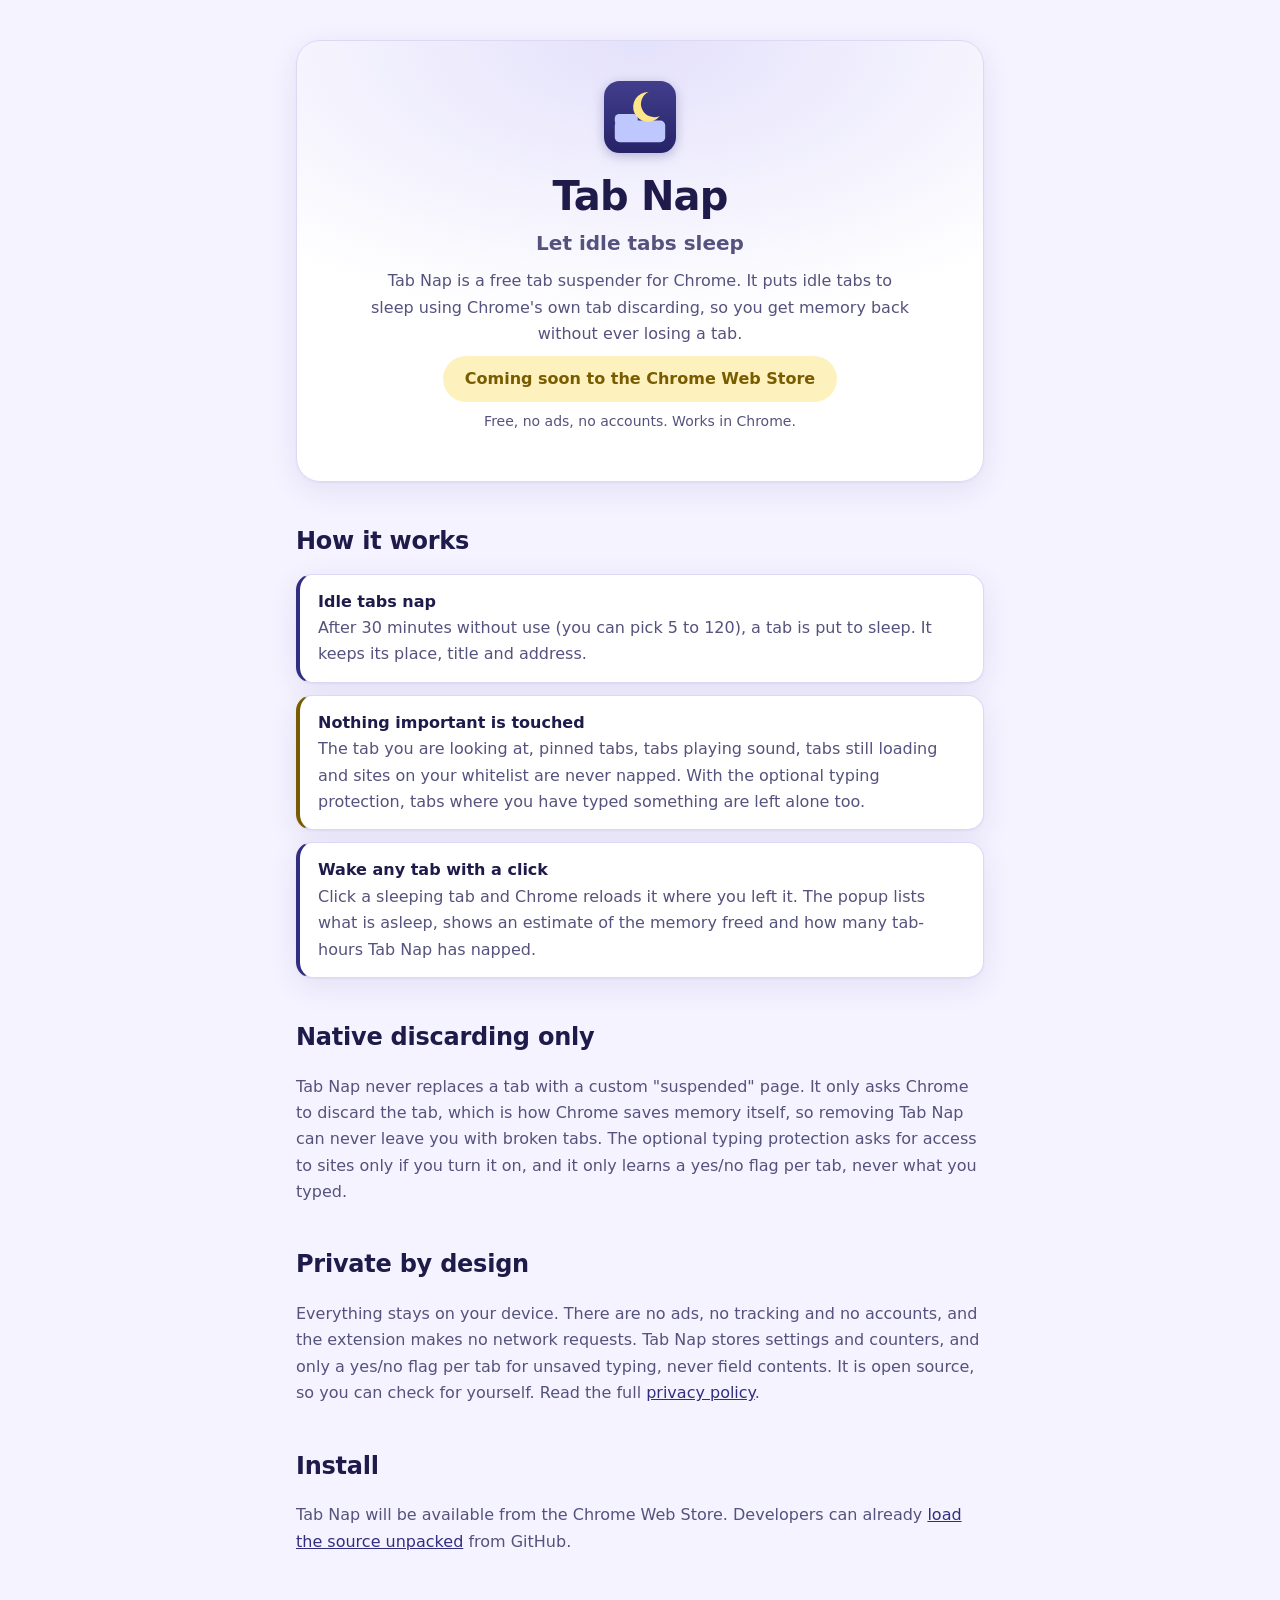
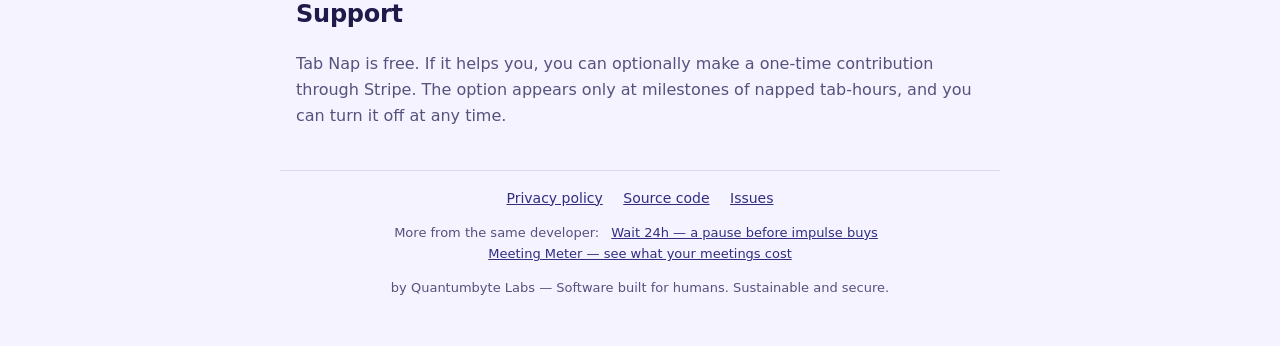
<file: docs/index.html>
<!doctype html>
<html lang="en">
<head>
<meta charset="utf-8">
<meta name="viewport" content="width=device-width, initial-scale=1">
<title>Tab Nap – Let idle tabs sleep</title>
<meta name="description" content="Tab Nap is a free Chrome extension that puts idle tabs to sleep with Chrome&#x27;s own tab discarding. It frees memory, never loses a tab and can skip tabs with unsaved typing. No ads, no tracking, no accounts.">
<link rel="canonical" href="https://overcrasher.github.io/tab-nap/">
<style>
:root{color-scheme:light dark;--bg:#F5F3FF;--surface:#FFFFFF;--line:#DDD8F5;--fg:#1E1B4B;--muted:#55527D;--accent:#312E81;--accent-soft:#E4E1FB;--second:#7A5C00;--second-soft:#FDF1BE;--btn-text:#fff;--shadow:0 1px 2px rgba(49,46,129,.06),0 8px 30px rgba(49,46,129,.09)}
@media(prefers-color-scheme:dark){:root{--bg:#14123A;--surface:#1C1A4A;--line:#33307A;--fg:#EEEDFF;--muted:#B0AEDB;--accent:#A5B4FC;--accent-soft:#272566;--second:#FDE68A;--second-soft:#3A3358;--btn-text:#1E1B4B;--shadow:0 1px 2px rgba(0,0,0,.3),0 8px 30px rgba(0,0,0,.3)}}
*{box-sizing:border-box}body{margin:0;background:var(--bg);color:var(--fg);font:16px/1.65 ui-rounded,"SF Pro Rounded",-apple-system,"Segoe UI Variable","Segoe UI",system-ui,sans-serif;-webkit-font-smoothing:antialiased}
a{color:var(--accent)}a:focus-visible{outline:2px solid var(--accent);outline-offset:2px}
.mark{filter:drop-shadow(0 3px 6px rgba(49,46,129,.3))}
main{max-width:720px;margin:0 auto;padding:40px 16px 24px}
.hero{background:radial-gradient(120% 100% at 50% 0%,var(--accent-soft),var(--surface) 65%);border:1px solid var(--line);border-radius:24px;padding:40px 24px;text-align:center;box-shadow:var(--shadow)}
h1{margin:12px 0 4px;font-size:40px;line-height:1.15;letter-spacing:-.02em}
.tag{margin:0 0 16px;font-size:20px;color:var(--accent);font-weight:600}
.hero p{max-width:540px;margin:8px auto;color:var(--muted)}
.cta{margin:24px 0 0}
.soon{display:inline-block;background:var(--second-soft);color:var(--second);font-weight:700;padding:10px 22px;border-radius:999px;font-size:16px}
.btn{display:inline-block;background:var(--accent);color:var(--btn-text);font-weight:700;font-size:18px;line-height:1.3;text-decoration:none;padding:14px 28px;border-radius:999px;box-shadow:var(--shadow)}
.btn:hover{filter:brightness(1.08)}
.free{margin:8px 0 0;font-size:14px}
.dev{font-size:14px}
@media(max-width:480px){h1{font-size:32px}.hero{padding:32px 16px}}
h2{margin:40px 0 12px;font-size:24px;letter-spacing:-.01em}
p,li{color:var(--muted)}
.steps{list-style:none;margin:0;padding:0;display:grid;gap:12px}
.steps li{background:var(--surface);border:1px solid var(--line);border-radius:16px;padding:14px 18px;box-shadow:var(--shadow)}
.steps strong{display:block;color:var(--fg)}
.steps li:nth-child(odd){border-left:4px solid var(--accent)}.steps li:nth-child(even){border-left:4px solid var(--second)}
footer{max-width:720px;margin:0 auto;padding:16px 16px 48px;border-top:1px solid var(--line);font-size:14px;color:var(--muted);text-align:center}
footer a{margin:0 8px;display:inline-block}
footer p{margin:12px 0 0;font-size:13px}
</style>
</head>
<body>
<main>
  <header class="hero">
    <svg class="mark" viewBox="0 0 32 32" width="72" height="72" aria-hidden="true"><defs><linearGradient id="mk" x1="0" y1="0" x2="0" y2="1"><stop offset="0" stop-color="#423E8C"/><stop offset="1" stop-color="#262368"/></linearGradient></defs><rect width="32" height="32" rx="7" fill="url(#mk)"/><rect x="4.8" y="17.6" width="22.4" height="9.6" rx="2.2" fill="#BEC8FF"/><rect x="4.8" y="14.7" width="10.2" height="5" rx="1.9" fill="#BEC8FF"/><path d="M19.8 4.9a6.6 6.6 0 1 0 5 10.6 5.6 5.6 0 0 1-5-10.6z" fill="#FDE68A"/></svg>
    <h1>Tab Nap</h1>
    <p class="tag">Let idle tabs sleep</p>
    <p>Tab Nap is a free tab suspender for Chrome. It puts idle tabs to sleep using Chrome&#x27;s own tab discarding, so you get memory back without ever losing a tab.</p>
    <!-- TODO(store-url): when the Chrome Web Store item is published, delete the "coming soon" line below and
         uncomment this button, replacing STORE_URL with the real item URL (https://chromewebstore.google.com/detail/tab-nap/<extension-id>).
    <p class="cta"><a class="btn" href="STORE_URL" target="_blank" rel="noopener">Add to Chrome — it's free</a></p>
    -->
    <p class="cta"><span class="soon">Coming soon to the Chrome Web Store</span></p>
    <p class="free small">Free, no ads, no accounts. Works in Chrome.</p>
  </header>

  <section>
    <h2>How it works</h2>
    <ol class="steps">
      <li><strong>Idle tabs nap</strong>After 30 minutes without use (you can pick 5 to 120), a tab is put to sleep. It keeps its place, title and address.</li>
      <li><strong>Nothing important is touched</strong>The tab you are looking at, pinned tabs, tabs playing sound, tabs still loading and sites on your whitelist are never napped. With the optional typing protection, tabs where you have typed something are left alone too.</li>
      <li><strong>Wake any tab with a click</strong>Click a sleeping tab and Chrome reloads it where you left it. The popup lists what is asleep, shows an estimate of the memory freed and how many tab-hours Tab Nap has napped.</li>
    </ol>
  </section>

  <section>
    <h2>Native discarding only</h2>
    <p>Tab Nap never replaces a tab with a custom &quot;suspended&quot; page. It only asks Chrome to discard the tab, which is how Chrome saves memory itself, so removing Tab Nap can never leave you with broken tabs. The optional typing protection asks for access to sites only if you turn it on, and it only learns a yes/no flag per tab, never what you typed.</p>
  </section>

  <section>
    <h2>Private by design</h2>
    <p>Everything stays on your device. There are no ads, no tracking and no accounts, and the extension makes no network requests. Tab Nap stores settings and counters, and only a yes/no flag per tab for unsaved typing, never field contents. It is open source, so you can check for yourself. Read the full <a href="privacy.html">privacy policy</a>.</p>
  </section>

  <section>
    <h2>Install</h2>
    <p>Tab Nap will be available from the Chrome Web Store. Developers can already <a href="https://github.com/Overcrasher/tab-nap" rel="noopener">load the source unpacked</a> from GitHub.</p>
  </section>

  <section>
    <h2>Support</h2>
    <p>Tab Nap is free. If it helps you, you can optionally make a one-time contribution through Stripe. The option appears only at milestones of napped tab-hours, and you can turn it off at any time.</p>
  </section>
</main>
<footer>
  <a href="privacy.html">Privacy policy</a>
  <a href="https://github.com/Overcrasher/tab-nap">Source code</a>
  <a href="https://github.com/Overcrasher/tab-nap/issues">Issues</a>
  <p>More from the same developer:
    <a href="https://chromewebstore.google.com/detail/wait-24h/pkgdjohoemjkejcbfbkfobbbjcpdabme" target="_blank" rel="noopener">Wait 24h — a pause before impulse buys</a>
    <a href="https://chromewebstore.google.com/detail/meeting-meter/ffkniocclnaojfdcoofnjkfnihnpgnlb" target="_blank" rel="noopener">Meeting Meter — see what your meetings cost</a></p>
  <p>by Quantumbyte Labs — Software built for humans. Sustainable and secure.</p>
</footer>
</body>
</html>
</file>
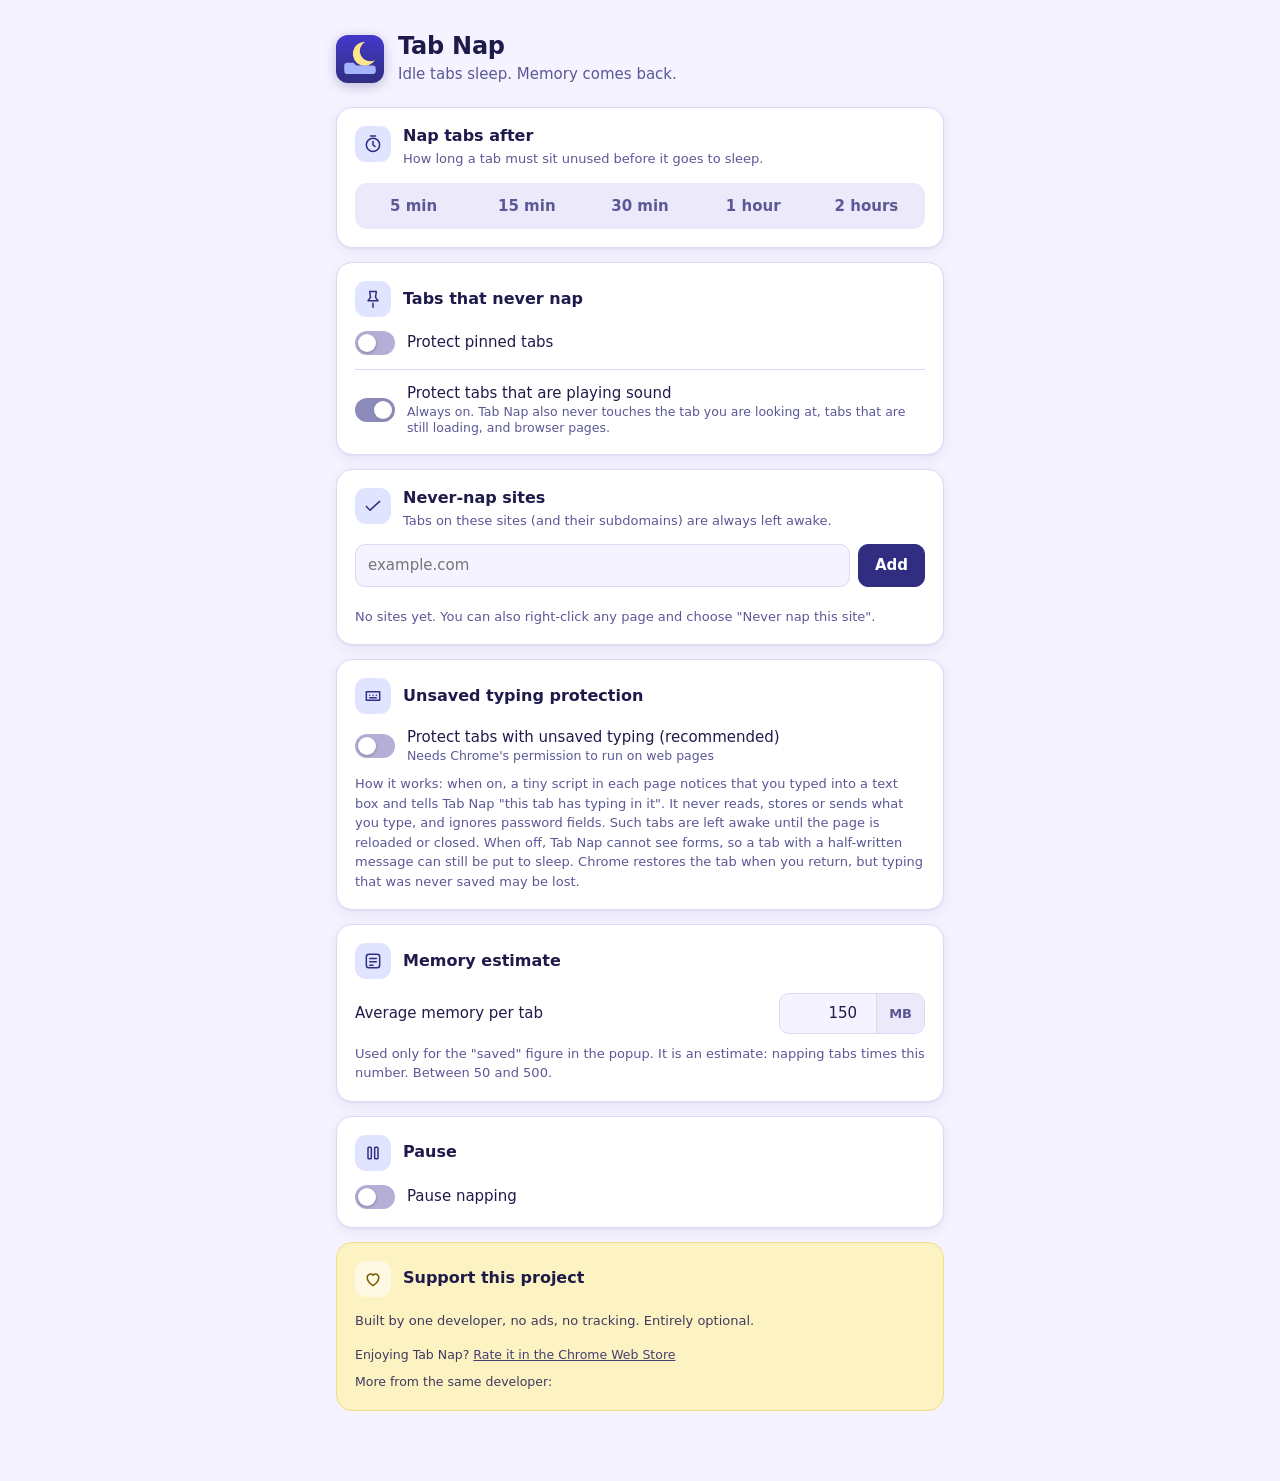
<file: options.html>
<!doctype html>
<html lang="en">
<head>
  <meta charset="utf-8">
  <meta name="viewport" content="width=device-width, initial-scale=1">
  <title>Tab Nap options</title>
  <link rel="stylesheet" href="options.css">
</head>
<body>
  <main>
    <header class="page-head">
      <svg class="mark" viewBox="0 0 32 32" width="48" height="48" aria-hidden="true">
        <defs><linearGradient id="mk" x1="0" y1="0" x2="0" y2="1"><stop offset="0" stop-color="#4338CA"/><stop offset="1" stop-color="#312E81"/></linearGradient></defs>
        <rect width="32" height="32" rx="8" fill="url(#mk)"/>
        <path d="M19.500 4.500a8 8 0 1 0 6.500 12.200A6.800 6.800 0 0 1 19.500 4.500z" fill="#FDE68A"/>
        <path d="M5.500 20.500a2 2 0 0 1 2-2h4.200l1.800 1.800h11a2 2 0 0 1 2 2V24a2 2 0 0 1-2 2h-17a2 2 0 0 1-2-2z" fill="#A5B4FC"/>
      </svg>
      <div>
        <h1>Tab Nap</h1>
        <p class="tagline">Idle tabs sleep. Memory comes back.</p>
      </div>
      <span id="saved" class="saved" role="status" aria-live="polite">Saved ✓</span>
    </header>

    <section>
      <div class="sec-head">
        <svg class="ico" viewBox="0 0 24 24" aria-hidden="true"><circle cx="12" cy="13" r="8"/><path d="M12 9v4l2.500 2M9 2.500h6"/></svg>
        <div><h2>Nap tabs after</h2><p class="hint">How long a tab must sit unused before it goes to sleep.</p></div>
      </div>
      <div class="segmented" role="radiogroup" aria-label="Idle time before napping">
        <label><input type="radio" name="threshold" value="5"><span>5 min</span></label>
        <label><input type="radio" name="threshold" value="15"><span>15 min</span></label>
        <label><input type="radio" name="threshold" value="30"><span>30 min</span></label>
        <label><input type="radio" name="threshold" value="60"><span>1 hour</span></label>
        <label><input type="radio" name="threshold" value="120"><span>2 hours</span></label>
      </div>
    </section>

    <section>
      <div class="sec-head">
        <svg class="ico" viewBox="0 0 24 24" aria-hidden="true"><path d="M12 17v5M8 3h8l-1 7 3 4H6l3-4-1-7z"/></svg>
        <div><h2>Tabs that never nap</h2></div>
      </div>
      <label class="row-switch">
        <input id="protectPinned" type="checkbox" role="switch">
        <span class="track" aria-hidden="true"></span>
        <span class="rs-text">Protect pinned tabs</span>
      </label>
      <hr class="sep">
      <label class="row-switch static">
        <input id="audible" type="checkbox" role="switch" checked disabled>
        <span class="track" aria-hidden="true"></span>
        <span class="rs-text">Protect tabs that are playing sound<span class="rs-sub">Always on. Tab Nap also never touches the tab you are looking at, tabs that are still loading, and browser pages.</span></span>
      </label>
    </section>

    <section>
      <div class="sec-head">
        <svg class="ico" viewBox="0 0 24 24" aria-hidden="true"><path d="M4 12.500l4.500 4.500L20 6.500"/></svg>
        <div><h2>Never-nap sites</h2><p class="hint">Tabs on these sites (and their subdomains) are always left awake.</p></div>
      </div>
      <form id="wl-form" class="wl-add" autocomplete="off">
        <input id="wl-input" type="text" inputmode="url" placeholder="example.com" aria-label="Domain to never nap" maxlength="253" spellcheck="false">
        <button id="wl-add" class="btn" type="submit">Add</button>
      </form>
      <p id="wl-err" class="err" role="alert"></p>
      <ul id="wl-list" class="chips" aria-label="Never-nap sites"></ul>
      <p id="wl-empty" class="hint">No sites yet. You can also right-click any page and choose "Never nap this site".</p>
    </section>

    <section>
      <div class="sec-head">
        <svg class="ico" viewBox="0 0 24 24" aria-hidden="true"><path d="M4 7h16v10H4zM8 11h.01M12 11h.01M16 11h.01M8 14h8"/></svg>
        <div><h2>Unsaved typing protection</h2></div>
      </div>
      <label class="row-switch">
        <input id="protectTyping" type="checkbox" role="switch">
        <span class="track" aria-hidden="true"></span>
        <span class="rs-text">Protect tabs with unsaved typing (recommended)<span class="rs-sub">Needs Chrome's permission to run on web pages</span></span>
      </label>
      <p id="protect-msg" class="hint" role="status" aria-live="polite"></p>
      <p class="hint">How it works: when on, a tiny script in each page notices that you typed into a text box and tells Tab Nap "this tab has typing in it". It never reads, stores or sends what you type, and ignores password fields. Such tabs are left awake until the page is reloaded or closed. When off, Tab Nap cannot see forms, so a tab with a half-written message can still be put to sleep. Chrome restores the tab when you return, but typing that was never saved may be lost.</p>
    </section>

    <section>
      <div class="sec-head">
        <svg class="ico" viewBox="0 0 24 24" aria-hidden="true"><rect x="4" y="4" width="16" height="16" rx="3"/><path d="M8 9h8M8 13h8M8 17h4"/></svg>
        <div><h2>Memory estimate</h2></div>
      </div>
      <label class="field" for="avgMb">Average memory per tab
        <span class="suffix-input"><input id="avgMb" type="number" min="50" max="500" step="10" value="150"><span class="suffix">MB</span></span>
      </label>
      <p class="hint">Used only for the "saved" figure in the popup. It is an estimate: napping tabs times this number. Between 50 and 500.</p>
    </section>

    <section>
      <div class="sec-head">
        <svg class="ico" viewBox="0 0 24 24" aria-hidden="true"><rect x="6" y="5" width="4" height="14" rx="1"/><rect x="14" y="5" width="4" height="14" rx="1"/></svg>
        <div><h2>Pause</h2></div>
      </div>
      <label class="row-switch">
        <input id="pause" type="checkbox" role="switch">
        <span class="track" aria-hidden="true"></span>
        <span class="rs-text">Pause napping<span id="pause-sub" class="rs-sub"></span></span>
      </label>
    </section>

    <section class="support">
      <div class="sec-head">
        <svg class="ico" viewBox="0 0 24 24" aria-hidden="true"><path d="M12 20s-7-4.300-7-10a4 4 0 0 1 7-2.500A4 4 0 0 1 19 10c0 5.700-7 10-7 10z"/></svg>
        <div><h2>Support this project</h2></div>
      </div>
      <p id="thanks" class="hint thanks" hidden>Thank you for supporting Tab Nap ❤</p>
      <p class="hint">Built by one developer, no ads, no tracking. Entirely optional.</p>
      <div id="donate" class="donate-row"></div>
      <p id="donate-note" class="hint"></p>
      <p class="hint more">Enjoying Tab Nap? <a id="rate-link" href="#">Rate it in the Chrome Web Store</a></p>
      <p class="hint more" id="more-line">More from the same developer: <span id="siblings"></span></p>
    </section>
  </main>
  <script src="lib/validate.js"></script>
  <script src="lib/nap.js"></script>
  <script src="lib/donation.js"></script>
  <script src="lib/growth.js"></script>
  <script type="module" src="options.js"></script>
</body>
</html>
</file>
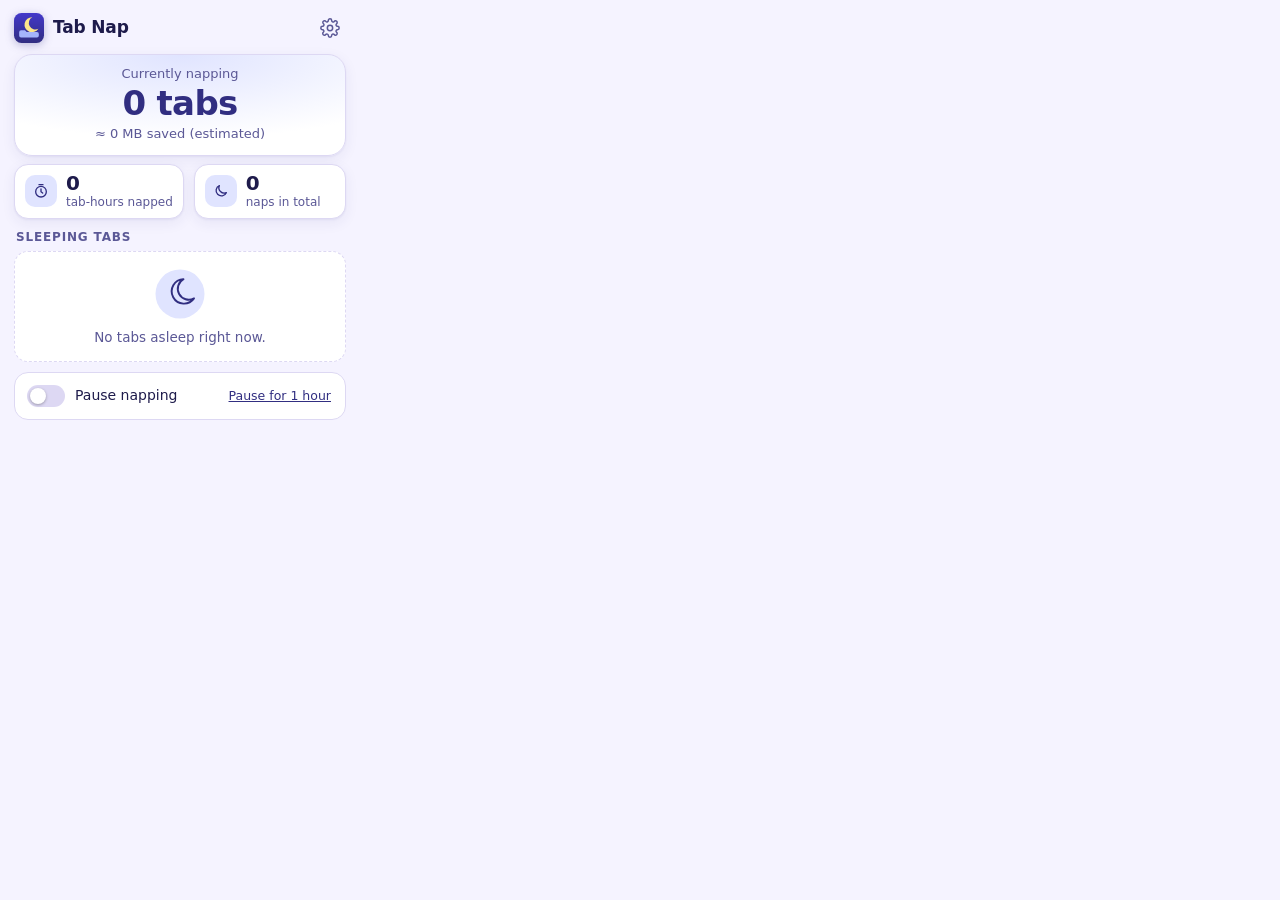
<file: popup.html>
<!doctype html>
<html lang="en">
<head>
  <meta charset="utf-8">
  <meta name="viewport" content="width=device-width, initial-scale=1">
  <title>Tab Nap</title>
  <link rel="stylesheet" href="popup.css">
</head>
<body>
  <header class="top">
    <svg class="mark" viewBox="0 0 32 32" width="30" height="30" aria-hidden="true">
      <defs><linearGradient id="mk" x1="0" y1="0" x2="0" y2="1"><stop offset="0" stop-color="#4338CA"/><stop offset="1" stop-color="#312E81"/></linearGradient></defs>
      <rect width="32" height="32" rx="8" fill="url(#mk)"/>
      <path d="M19.500 4.500a8 8 0 1 0 6.500 12.200A6.800 6.800 0 0 1 19.500 4.500z" fill="#FDE68A"/>
      <path d="M5.500 20.500a2 2 0 0 1 2-2h4.200l1.800 1.800h11a2 2 0 0 1 2 2V24a2 2 0 0 1-2 2h-17a2 2 0 0 1-2-2z" fill="#A5B4FC"/>
    </svg>
    <h1>Tab Nap</h1>
    <span id="supporter" class="badge" hidden>Supporter ❤</span>
    <a id="optionsLink" class="gear" href="options.html" target="_blank" aria-label="Options" title="Options">
      <svg viewBox="0 0 24 24" width="20" height="20" fill="none" stroke="currentColor" stroke-width="1.8" stroke-linecap="round" stroke-linejoin="round" aria-hidden="true"><circle cx="12" cy="12" r="3.2"/><path d="M19.400 15a1.700 1.700 0 0 0 .3 1.900l.1.100a2 2 0 1 1-2.800 2.800l-.1-.1a1.700 1.700 0 0 0-1.900-.3 1.700 1.700 0 0 0-1 1.500V21a2 2 0 1 1-4 0v-.1a1.700 1.700 0 0 0-1.100-1.500 1.700 1.700 0 0 0-1.900.3l-.1.1a2 2 0 1 1-2.800-2.800l.1-.1a1.700 1.700 0 0 0 .3-1.900 1.700 1.700 0 0 0-1.500-1H3a2 2 0 1 1 0-4h.1a1.700 1.700 0 0 0 1.500-1.100 1.700 1.700 0 0 0-.3-1.900l-.1-.1a2 2 0 1 1 2.800-2.800l.1.100a1.700 1.700 0 0 0 1.900.3H9a1.700 1.700 0 0 0 1-1.500V3a2 2 0 1 1 4 0v.1a1.700 1.700 0 0 0 1 1.500 1.700 1.700 0 0 0 1.900-.3l.1-.1a2 2 0 1 1 2.800 2.800l-.1.100a1.700 1.700 0 0 0-.3 1.900V9a1.700 1.700 0 0 0 1.500 1H21a2 2 0 1 1 0 4h-.1a1.700 1.700 0 0 0-1.500 1z"/></svg>
    </a>
  </header>

  <section id="banner" class="banner" hidden>
    <button id="banner-close" class="x" type="button" aria-label="Dismiss">×</button>
    <div class="banner-head">
      <svg class="cup" viewBox="0 0 24 24" width="22" height="22" fill="none" stroke="currentColor" stroke-width="1.8" stroke-linecap="round" stroke-linejoin="round" aria-hidden="true"><path d="M5 9h12v5a5 5 0 0 1-5 5h-2a5 5 0 0 1-5-5V9z"/><path d="M17 10h1.500a2.500 2.500 0 0 1 0 5H17"/><path d="M9 3v2M13 3v2"/></svg>
      <p id="banner-text"></p>
    </div>
    <div id="banner-buttons" class="donate-row"></div>
    <p id="banner-note" class="note"></p>
    <a id="banner-never" href="#" class="small-link">Don't ask again</a>
  </section>

  <section id="rating" class="rating" hidden>
    <p id="rating-text">Enjoying Tab Nap? A quick rating helps other people find it.</p>
    <div class="rating-row">
      <button id="rating-rate" class="rate" type="button">Rate it ★</button>
      <button id="rating-no" type="button">No thanks</button>
    </div>
  </section>

  <section class="hero">
    <div class="label">Currently napping</div>
    <div id="count" class="big">0 tabs</div>
    <div id="memory" class="mem">≈ 0 MB saved (estimated)</div>
    <button id="share" class="share" type="button" hidden>Share</button>
  </section>

  <section class="stats">
    <div class="tile">
      <svg viewBox="0 0 24 24" width="18" height="18" fill="none" stroke="currentColor" stroke-width="2" stroke-linecap="round" stroke-linejoin="round" aria-hidden="true"><circle cx="12" cy="13" r="8"/><path d="M12 9v4l2.500 2M9 2.500h6"/></svg>
      <strong id="hours">0</strong><span>tab-hours napped</span>
    </div>
    <div class="tile">
      <svg viewBox="0 0 24 24" width="18" height="18" fill="none" stroke="currentColor" stroke-width="2" stroke-linecap="round" stroke-linejoin="round" aria-hidden="true"><path d="M20 14.500A8 8 0 0 1 9.500 4 8 8 0 1 0 20 14.500z"/></svg>
      <strong id="naps">0</strong><span>naps in total</span>
    </div>
  </section>

  <section id="listSection">
    <h2>Sleeping tabs</h2>
    <ul id="list" class="tabs"></ul>
    <div id="empty" class="empty">
      <svg viewBox="0 0 64 64" width="56" height="56" aria-hidden="true">
        <circle cx="32" cy="32" r="28" fill="var(--accent-soft)"/>
        <path d="M36 15a14 14 0 1 0 12 22 12 12 0 0 1-12-22z" fill="none" stroke="var(--accent)" stroke-width="2.200" stroke-linejoin="round"/>
      </svg>
      <p>No tabs asleep right now.</p>
    </div>
  </section>

  <section class="pause">
    <label class="switch">
      <input id="pause" type="checkbox" role="switch">
      <span class="track" aria-hidden="true"></span>
      <span class="switch-text">Pause napping</span>
    </label>
    <button id="pause1h" class="link-btn" type="button">Pause for 1 hour</button>
  </section>
  <p id="pauseLeft" class="note" aria-live="polite"></p>

  <script src="lib/validate.js"></script>
  <script src="lib/nap.js"></script>
  <script src="lib/donation.js"></script>
  <script src="lib/growth.js"></script>
  <script type="module" src="popup.js"></script>
</body>
</html>
</file>
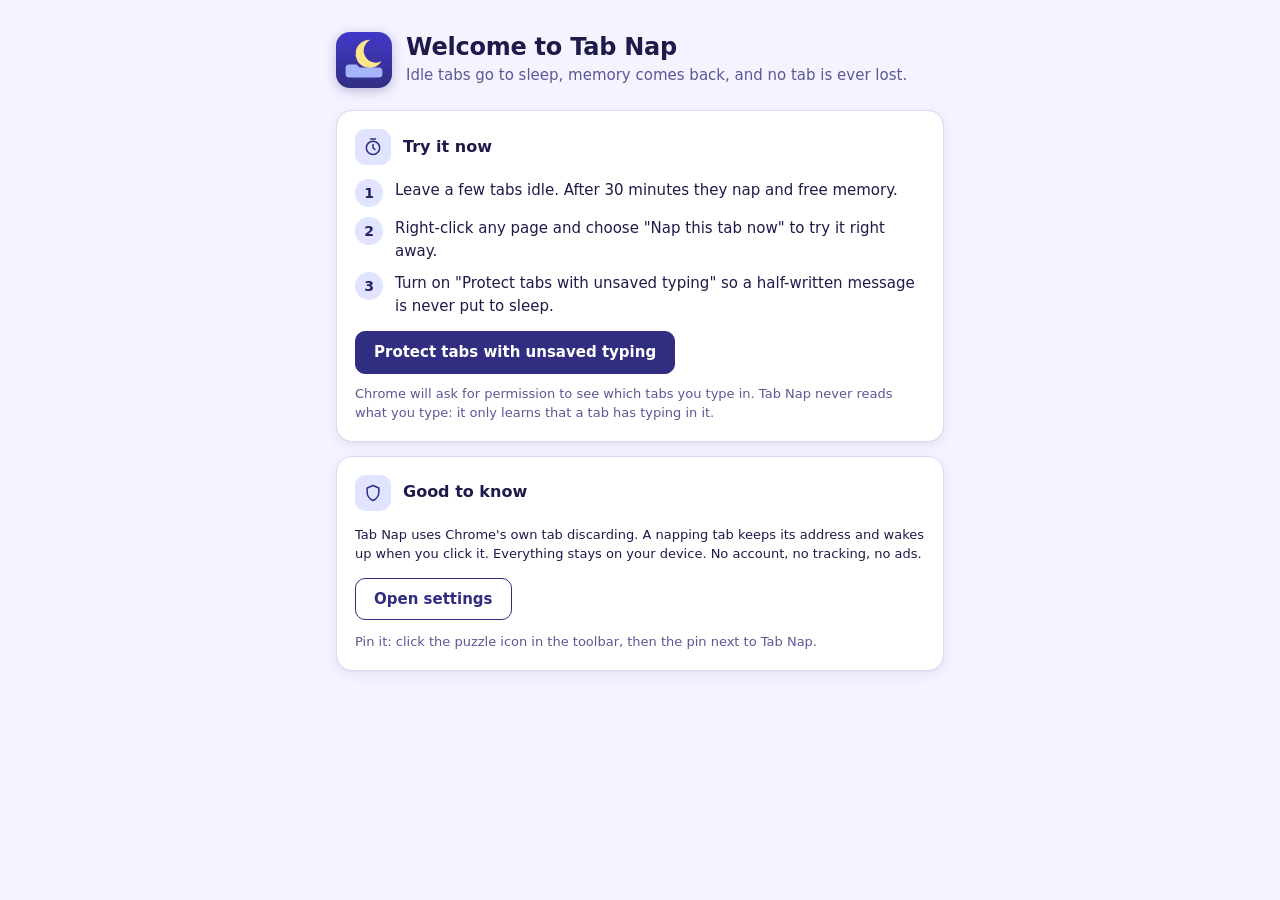
<file: welcome.html>
<!doctype html>
<html lang="en">
<head>
  <meta charset="utf-8">
  <meta name="viewport" content="width=device-width, initial-scale=1">
  <title>Welcome to Tab Nap</title>
  <link rel="stylesheet" href="options.css">
  <link rel="stylesheet" href="welcome.css">
</head>
<body>
  <main>
    <header class="page-head">
      <svg class="mark" viewBox="0 0 32 32" width="56" height="56" aria-hidden="true">
        <defs><linearGradient id="mk" x1="0" y1="0" x2="0" y2="1"><stop offset="0" stop-color="#4338CA"/><stop offset="1" stop-color="#312E81"/></linearGradient></defs>
        <rect width="32" height="32" rx="8" fill="url(#mk)"/>
        <path d="M19.500 4.500a8 8 0 1 0 6.500 12.200A6.800 6.800 0 0 1 19.500 4.500z" fill="#FDE68A"/>
        <path d="M5.500 20.500a2 2 0 0 1 2-2h4.200l1.800 1.800h11a2 2 0 0 1 2 2V24a2 2 0 0 1-2 2h-17a2 2 0 0 1-2-2z" fill="#A5B4FC"/>
      </svg>
      <div>
        <h1>Welcome to Tab Nap</h1>
        <p class="tagline">Idle tabs go to sleep, memory comes back, and no tab is ever lost.</p>
      </div>
    </header>

    <section>
      <div class="sec-head">
        <svg class="ico" viewBox="0 0 24 24" aria-hidden="true"><circle cx="12" cy="13" r="8"/><path d="M12 9v4l2.500 2M9 2.500h6"/></svg>
        <div><h2>Try it now</h2></div>
      </div>
      <ol class="steps">
        <li><span class="n" aria-hidden="true">1</span><span>Leave a few tabs idle. After 30 minutes they nap and free memory.</span></li>
        <li><span class="n" aria-hidden="true">2</span><span>Right-click any page and choose "Nap this tab now" to try it right away.</span></li>
        <li><span class="n" aria-hidden="true">3</span><span>Turn on "Protect tabs with unsaved typing" so a half-written message is never put to sleep.</span></li>
      </ol>
      <div class="actions">
        <button id="protect" class="cta" type="button">Protect tabs with unsaved typing</button>
      </div>
      <p id="protect-status" role="status" aria-live="polite" hidden></p>
      <p class="hint">Chrome will ask for permission to see which tabs you type in. Tab Nap never reads what you type: it only learns that a tab has typing in it.</p>
    </section>

    <section>
      <div class="sec-head">
        <svg class="ico" viewBox="0 0 24 24" aria-hidden="true"><path d="M12 3l7 3v5c0 4.500-3 8-7 10-4-2-7-5.500-7-10V6l7-3z"/></svg>
        <div><h2>Good to know</h2></div>
      </div>
      <p class="hint know">Tab Nap uses Chrome's own tab discarding. A napping tab keeps its address and wakes up when you click it. Everything stays on your device. No account, no tracking, no ads.</p>
      <div class="actions">
        <button id="open-settings" class="cta quiet" type="button">Open settings</button>
      </div>
      <p class="hint pin">Pin it: click the puzzle icon in the toolbar, then the pin next to Tab Nap.</p>
    </section>
  </main>
  <script type="module" src="welcome.js"></script>
</body>
</html>
</file>
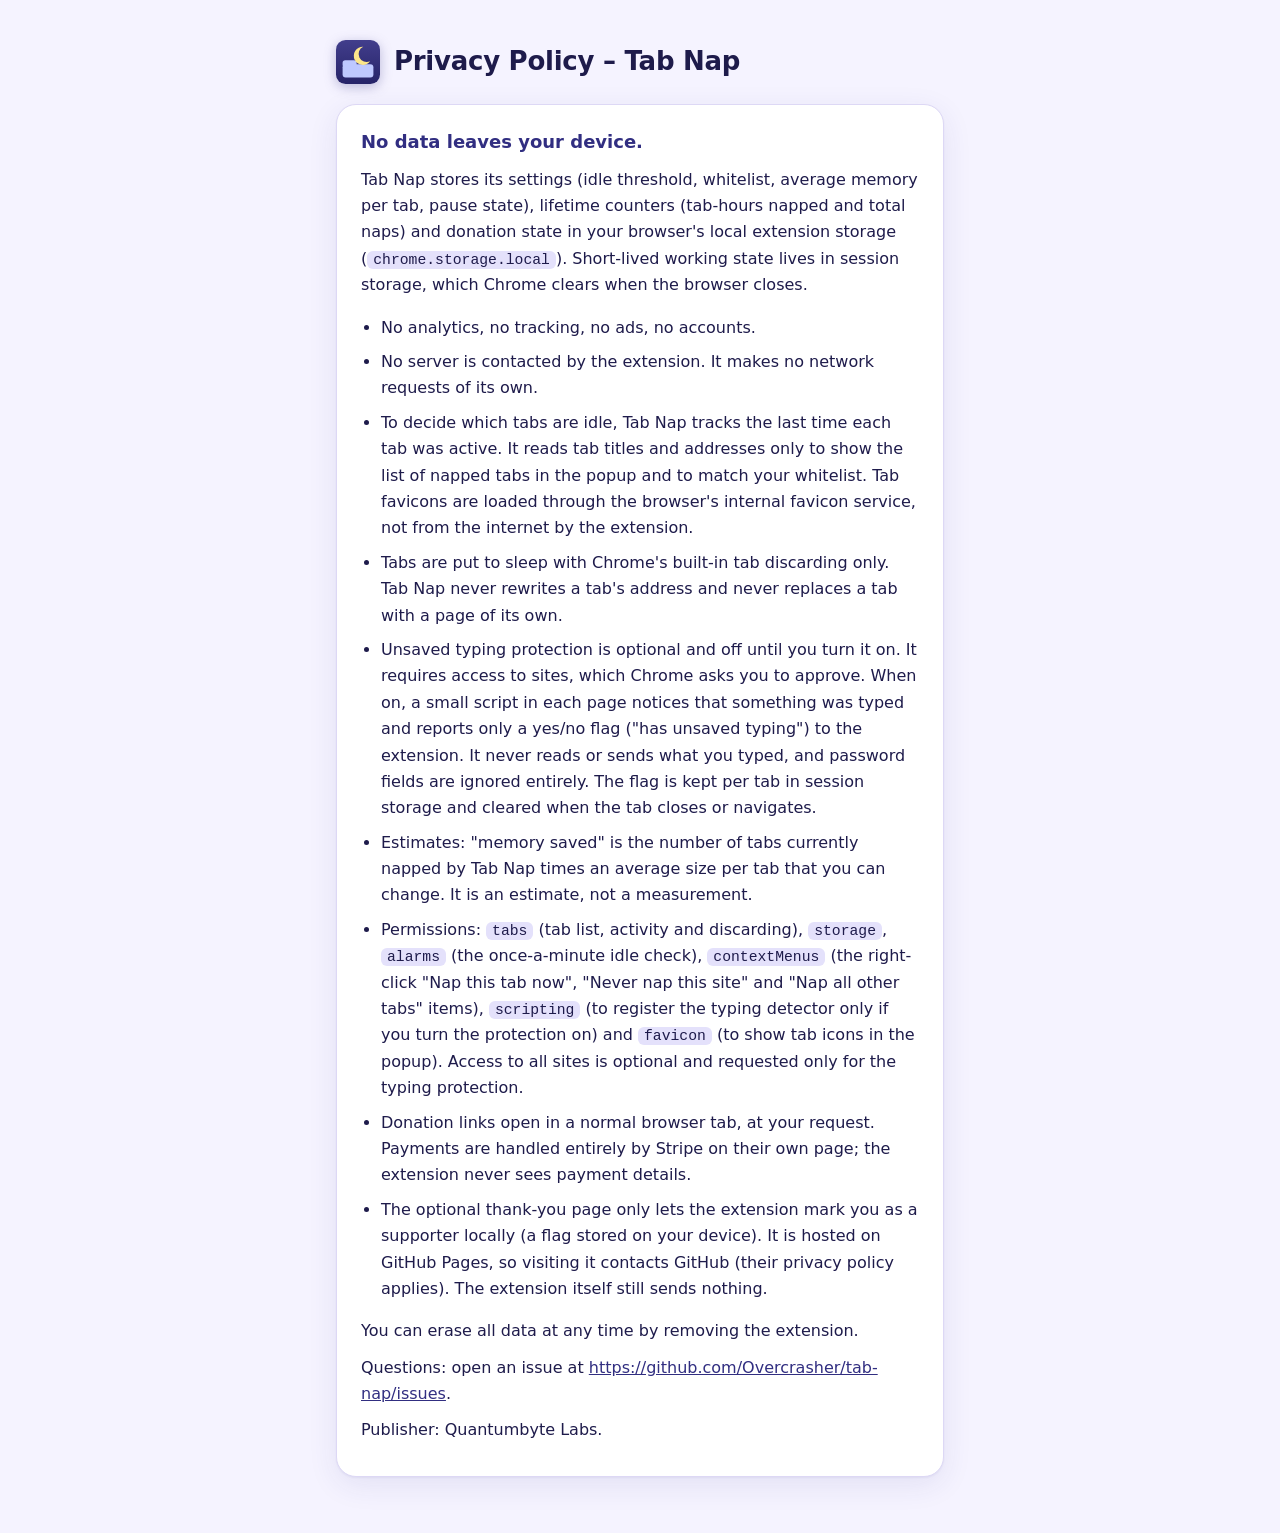
<file: docs/privacy.html>
<!doctype html>
<html lang="en"><head><meta charset="utf-8"><meta name="viewport" content="width=device-width, initial-scale=1"><title>Tab Nap – Privacy</title><style>
:root{color-scheme:light dark;--bg:#F5F3FF;--surface:#FFFFFF;--line:#DDD8F5;--fg:#1E1B4B;--muted:#55527D;--accent:#312E81;--accent-soft:#E4E1FB;--second:#7A5C00;--second-soft:#FDF1BE;--btn-text:#fff;--shadow:0 1px 2px rgba(49,46,129,.06),0 8px 30px rgba(49,46,129,.09)}
@media(prefers-color-scheme:dark){:root{--bg:#14123A;--surface:#1C1A4A;--line:#33307A;--fg:#EEEDFF;--muted:#B0AEDB;--accent:#A5B4FC;--accent-soft:#272566;--second:#FDE68A;--second-soft:#3A3358;--btn-text:#1E1B4B;--shadow:0 1px 2px rgba(0,0,0,.3),0 8px 30px rgba(0,0,0,.3)}}
*{box-sizing:border-box}body{margin:0;background:var(--bg);color:var(--fg);font:16px/1.65 ui-rounded,"SF Pro Rounded",-apple-system,"Segoe UI Variable","Segoe UI",system-ui,sans-serif;-webkit-font-smoothing:antialiased}
a{color:var(--accent)}a:focus-visible{outline:2px solid var(--accent);outline-offset:2px}
.mark{filter:drop-shadow(0 3px 6px rgba(49,46,129,.3))}
main{max-width:640px;margin:0 auto;padding:40px 16px 56px}
.head{display:flex;align-items:center;gap:14px;margin-bottom:20px}h1{font-size:26px;margin:0;letter-spacing:-.01em;line-height:1.2}
.card{background:var(--surface);border:1px solid var(--line);border-radius:20px;padding:22px 24px;box-shadow:var(--shadow)}
.lead{font-weight:700;color:var(--accent);margin-top:0;font-size:18px}
code{background:var(--accent-soft);padding:1px 6px;border-radius:6px;font-size:.92em}
li{margin:8px 0}ul{padding-left:20px}p{margin:10px 0}
</style></head><body>
<main>
<div class="head"><svg class="mark" viewBox="0 0 32 32" width="44" height="44" aria-hidden="true"><defs><linearGradient id="mk" x1="0" y1="0" x2="0" y2="1"><stop offset="0" stop-color="#423E8C"/><stop offset="1" stop-color="#262368"/></linearGradient></defs><rect width="32" height="32" rx="7" fill="url(#mk)"/><rect x="4.8" y="17.6" width="22.4" height="9.6" rx="2.2" fill="#BEC8FF"/><rect x="4.8" y="14.7" width="10.2" height="5" rx="1.9" fill="#BEC8FF"/><path d="M19.8 4.9a6.6 6.6 0 1 0 5 10.6 5.6 5.6 0 0 1-5-10.6z" fill="#FDE68A"/></svg><h1>Privacy Policy – Tab Nap</h1></div>
<div class="card">
<p class="lead">No data leaves your device.</p>
<p>Tab Nap stores its settings (idle threshold, whitelist, average memory per tab, pause state), lifetime counters (tab-hours napped and total naps) and donation state in your browser&#x27;s local extension storage (<code>chrome.storage.local</code>). Short-lived working state lives in session storage, which Chrome clears when the browser closes.</p>
<ul>
<li>No analytics, no tracking, no ads, no accounts.</li>
<li>No server is contacted by the extension. It makes no network requests of its own.</li>
<li>To decide which tabs are idle, Tab Nap tracks the last time each tab was active. It reads tab titles and addresses only to show the list of napped tabs in the popup and to match your whitelist. Tab favicons are loaded through the browser&#x27;s internal favicon service, not from the internet by the extension.</li>
<li>Tabs are put to sleep with Chrome&#x27;s built-in tab discarding only. Tab Nap never rewrites a tab&#x27;s address and never replaces a tab with a page of its own.</li>
<li>Unsaved typing protection is optional and off until you turn it on. It requires access to sites, which Chrome asks you to approve. When on, a small script in each page notices that something was typed and reports only a yes/no flag (&quot;has unsaved typing&quot;) to the extension. It never reads or sends what you typed, and password fields are ignored entirely. The flag is kept per tab in session storage and cleared when the tab closes or navigates.</li>
<li>Estimates: &quot;memory saved&quot; is the number of tabs currently napped by Tab Nap times an average size per tab that you can change. It is an estimate, not a measurement.</li>
<li>Permissions: <code>tabs</code> (tab list, activity and discarding), <code>storage</code>, <code>alarms</code> (the once-a-minute idle check), <code>contextMenus</code> (the right-click &quot;Nap this tab now&quot;, &quot;Never nap this site&quot; and &quot;Nap all other tabs&quot; items), <code>scripting</code> (to register the typing detector only if you turn the protection on) and <code>favicon</code> (to show tab icons in the popup). Access to all sites is optional and requested only for the typing protection.</li>
<li>Donation links open in a normal browser tab, at your request. Payments are handled entirely by Stripe on their own page; the extension never sees payment details.</li>
<li>The optional thank-you page only lets the extension mark you as a supporter locally (a flag stored on your device). It is hosted on GitHub Pages, so visiting it contacts GitHub (their privacy policy applies). The extension itself still sends nothing.</li>
</ul>
<p>You can erase all data at any time by removing the extension.</p>
<p>Questions: open an issue at <a href="https://github.com/Overcrasher/tab-nap/issues">https://github.com/Overcrasher/tab-nap/issues</a>.</p>
<p>Publisher: Quantumbyte Labs.</p>
</div>
</main>
</body></html>
</file>
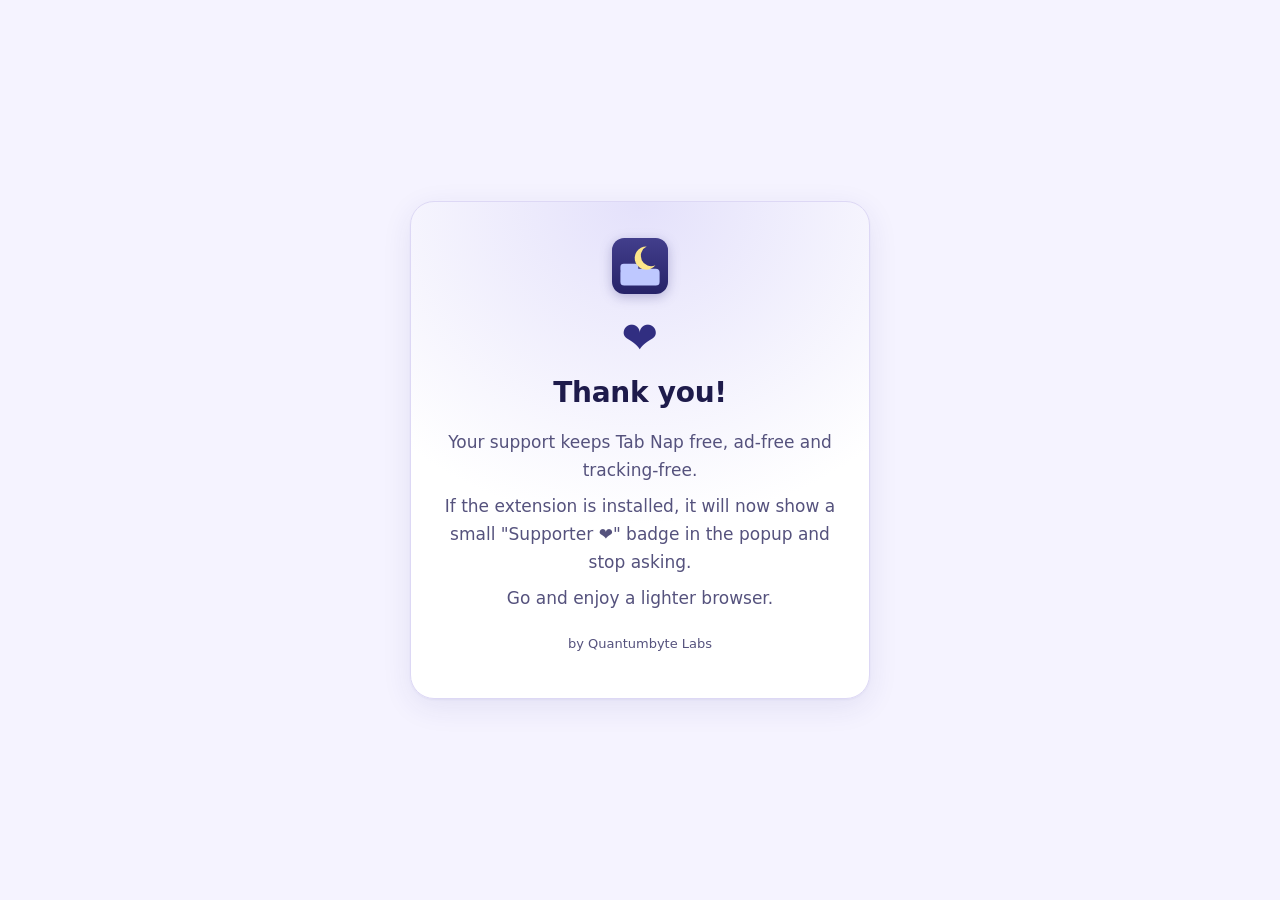
<file: docs/thanks.html>
<!doctype html>
<html lang="en">
<head>
<meta charset="utf-8">
<meta name="viewport" content="width=device-width, initial-scale=1">
<title>Thank you – Tab Nap</title>
<style>
:root{color-scheme:light dark;--bg:#F5F3FF;--surface:#FFFFFF;--line:#DDD8F5;--fg:#1E1B4B;--muted:#55527D;--accent:#312E81;--accent-soft:#E4E1FB;--second:#7A5C00;--second-soft:#FDF1BE;--btn-text:#fff;--shadow:0 1px 2px rgba(49,46,129,.06),0 8px 30px rgba(49,46,129,.09)}
@media(prefers-color-scheme:dark){:root{--bg:#14123A;--surface:#1C1A4A;--line:#33307A;--fg:#EEEDFF;--muted:#B0AEDB;--accent:#A5B4FC;--accent-soft:#272566;--second:#FDE68A;--second-soft:#3A3358;--btn-text:#1E1B4B;--shadow:0 1px 2px rgba(0,0,0,.3),0 8px 30px rgba(0,0,0,.3)}}
*{box-sizing:border-box}body{margin:0;background:var(--bg);color:var(--fg);font:16px/1.65 ui-rounded,"SF Pro Rounded",-apple-system,"Segoe UI Variable","Segoe UI",system-ui,sans-serif;-webkit-font-smoothing:antialiased}
a{color:var(--accent)}a:focus-visible{outline:2px solid var(--accent);outline-offset:2px}
.mark{filter:drop-shadow(0 3px 6px rgba(49,46,129,.3))}
body{min-height:100vh;display:flex;align-items:center;justify-content:center;font-size:17px}
.card{background:radial-gradient(120% 100% at 50% 0%,var(--accent-soft),var(--surface) 65%);border:1px solid var(--line);max-width:460px;margin:16px;padding:36px 32px;border-radius:24px;text-align:center;box-shadow:var(--shadow)}
.heart{font-size:44px;color:var(--accent);line-height:1;margin-top:14px}
h1{margin:10px 0 12px;font-size:28px;letter-spacing:-.01em}p{color:var(--muted);margin:8px 0}
.by{font-size:13px;margin-top:20px}
</style>
</head>
<body>
  <main class="card">
    <svg class="mark" viewBox="0 0 32 32" width="56" height="56" aria-hidden="true"><defs><linearGradient id="mk" x1="0" y1="0" x2="0" y2="1"><stop offset="0" stop-color="#423E8C"/><stop offset="1" stop-color="#262368"/></linearGradient></defs><rect width="32" height="32" rx="7" fill="url(#mk)"/><rect x="4.8" y="17.6" width="22.4" height="9.6" rx="2.2" fill="#BEC8FF"/><rect x="4.8" y="14.7" width="10.2" height="5" rx="1.9" fill="#BEC8FF"/><path d="M19.8 4.9a6.6 6.6 0 1 0 5 10.6 5.6 5.6 0 0 1-5-10.6z" fill="#FDE68A"/></svg>
    <div class="heart" aria-hidden="true">❤</div>
    <h1>Thank you!</h1>
    <p>Your support keeps Tab Nap free, ad-free and tracking-free.</p>
    <p>If the extension is installed, it will now show a small "Supporter ❤" badge in the popup and stop asking.</p>
    <p>Go and enjoy a lighter browser.</p>
    <p class="by">by Quantumbyte Labs</p>
  </main>
</body>
</html>
</file>
<file: options.css>
:root {
  color-scheme: light dark;
  --bg: #f5f3ff; --surface: #ffffff; --surface-2: #ece9fb; --line: #ddd8f3;
  --fg: #1e1b4b; --muted: #5b5896;
  --accent: #312e81; --accent-strong: #252263; --accent-fg: #ffffff; --accent-soft: #e0e4ff;
  --amber-soft: #fdf2c2; --amber-fg: #7a5a05; --amber-line: #f1dc8c;
  --seg-on: #ffffff; --shadow: 0 1px 2px rgba(49,46,129,.06), 0 4px 14px rgba(49,46,129,.07);
  --radius: 16px;
  --font: ui-rounded, "SF Pro Rounded", -apple-system, "Segoe UI Variable", "Segoe UI", system-ui, sans-serif;
}
@media (prefers-color-scheme: dark) {
  :root {
    --bg: #13122b; --surface: #1c1b3f; --surface-2: #26255a; --line: #34326d;
    --fg: #eef0ff; --muted: #aaa9d9;
    --accent: #a5b4fc; --accent-strong: #c7d0ff; --accent-fg: #1e1b4b; --accent-soft: #2b2a63;
    --amber-soft: #3a3414; --amber-fg: #fde68a; --amber-line: #55491c;
    --seg-on: #3b3a82; --shadow: 0 1px 2px rgba(0,0,0,.3), 0 4px 14px rgba(0,0,0,.25);
  }
}
* { box-sizing: border-box; }
[hidden] { display: none !important; }
body { margin: 0; background: var(--bg); color: var(--fg); font: 15px/1.5 var(--font); -webkit-font-smoothing: antialiased; }
main { max-width: 640px; margin: 0 auto; padding: 32px 16px 56px; }
h1 { font-size: 24px; margin: 0; letter-spacing: -.01em; line-height: 1.2; }
h2 { font-size: 16px; margin: 0; line-height: 1.3; }

.page-head { display: flex; align-items: center; gap: 14px; margin-bottom: 22px; }
.page-head > div { flex: 1; }
.mark { flex: none; filter: drop-shadow(0 3px 6px rgba(49,46,129,.3)); }
.tagline { margin: 2px 0 0; color: var(--muted); }
.saved { font-size: 13px; font-weight: 600; color: var(--accent); background: var(--accent-soft); border-radius: 99px; padding: 4px 12px;
  opacity: 0; transform: translateY(-4px); transition: opacity .25s, transform .25s; pointer-events: none; }
.saved.show { opacity: 1; transform: none; }

section { background: var(--surface); border: 1px solid var(--line); border-radius: var(--radius); padding: 18px; margin-bottom: 14px; box-shadow: var(--shadow); }
.sec-head { display: flex; gap: 12px; align-items: flex-start; margin-bottom: 14px; }
.sec-head > div { align-self: center; }
.sec-head .hint { margin-top: 2px; }
.ico { flex: none; width: 36px; height: 36px; padding: 8px; border-radius: 11px; background: var(--accent-soft); color: var(--accent);
  fill: none; stroke: currentColor; stroke-width: 1.8; stroke-linecap: round; stroke-linejoin: round; }
.hint { color: var(--muted); font-size: 13px; margin: 10px 0 0; }
.sec-head + .hint, .sec-head + select { margin-top: 0; }

/* switches */
.track { position: relative; flex: none; width: 40px; height: 24px; border-radius: 99px; background: #b3afd6; transition: background .2s; }
@media (prefers-color-scheme: dark) { .track { background: #4a4985; } }
.track::after { content: ""; position: absolute; top: 3px; left: 3px; width: 18px; height: 18px; border-radius: 50%; background: #fff; box-shadow: 0 1px 3px rgba(0,0,0,.3); transition: transform .2s; }
input:checked + .track { background: var(--accent); }
input:checked + .track::after { transform: translateX(16px); }
.row-switch input, .segmented input { position: absolute; opacity: 0; width: 1px; height: 1px; }
input:focus-visible + .track { outline: 2px solid var(--accent); outline-offset: 2px; }

/* segmented */
.segmented { display: grid; grid-template-columns: repeat(5, 1fr); gap: 4px; padding: 4px; background: var(--surface-2); border-radius: 12px; }
.segmented label { margin: 0; position: relative; }
.segmented span { display: block; text-align: center; padding: 8px 6px; border-radius: 9px; font-weight: 600; color: var(--muted); cursor: pointer; transition: background .15s, color .15s; }
.segmented label:hover span { color: var(--fg); }
.segmented input:checked + span { background: var(--seg-on); color: var(--accent); box-shadow: 0 1px 3px rgba(0,0,0,.15); }
.segmented input:focus-visible + span { outline: 2px solid var(--accent); outline-offset: 2px; }

/* fields */
.field { display: flex; align-items: center; justify-content: space-between; gap: 12px; flex-wrap: wrap; font-weight: 500; }
.suffix-input { display: inline-flex; align-items: stretch; border: 1px solid var(--line); border-radius: 10px; background: var(--bg); overflow: hidden; }
.suffix-input:focus-within { outline: 2px solid var(--accent); outline-offset: 2px; }
input[type=number] { width: 96px; font: inherit; font-variant-numeric: tabular-nums; color: var(--fg); background: transparent; border: 0; padding: 8px 4px 8px 12px; text-align: right; outline: none; }
.suffix { display: grid; place-items: center; padding: 0 12px; font-size: 13px; font-weight: 600; color: var(--muted); background: var(--surface-2); border-left: 1px solid var(--line); }
select { font: inherit; color: var(--fg); background-color: var(--bg); border: 1px solid var(--line); border-radius: 10px; padding: 9px 36px 9px 12px; min-width: 140px; cursor: pointer; appearance: none;
  background-image: url("data:image/svg+xml,%3Csvg xmlns='http://www.w3.org/2000/svg' width='12' height='8' viewBox='0 0 12 8' fill='none' stroke='%23888' stroke-width='2' stroke-linecap='round' stroke-linejoin='round'%3E%3Cpath d='M1 1.500l5 5 5-5'/%3E%3C/svg%3E");
  background-repeat: no-repeat; background-position: right 12px center; }
select:focus-visible, button:focus-visible, a:focus-visible { outline: 2px solid var(--accent); outline-offset: 2px; }

/* support */
.support { background: var(--amber-soft); border-color: var(--amber-line); box-shadow: none; }
.support .ico { background: rgba(255,255,255,.55); color: var(--amber-fg); }
@media (prefers-color-scheme: dark) { .support .ico { background: rgba(255,255,255,.08); } }
.support .hint { color: var(--fg); opacity: .85; margin-top: 0; }
.support .hint + .hint, .support .donate-row { margin-top: 8px; }
.thanks { font-weight: 600; }
.donate-row { display: flex; flex-wrap: wrap; gap: 8px; }
button.donate { font: inherit; font-weight: 600; cursor: pointer; border: 1px solid var(--amber-line); background: var(--surface); color: var(--fg); border-radius: 10px; padding: 8px 16px; transition: background .15s; }
button.donate:hover { background: var(--surface-2); }
button.donate.emphasized { background: var(--accent); border-color: var(--accent); color: var(--accent-fg); font-weight: 700; }
button.donate.emphasized:hover { background: var(--accent-strong); }
button.donate.custom { font-weight: 500; }


@media (prefers-reduced-motion: reduce) { *, *::before, *::after { transition: none !important; animation: none !important; } }

/* cross-promotion lines */
.support .hint.more { font-size: 12.5px; margin-top: 8px; }
.support .hint.more a { color: var(--accent-strong); }

/* switch rows */
.row-switch { display: flex; align-items: center; gap: 12px; margin: 0; cursor: pointer; font-weight: 500; position: relative; }
.row-switch + .hint { margin-top: 6px; }
.row-switch .rs-text { flex: 1; display: flex; flex-direction: column; line-height: 1.3; }
.row-switch .rs-sub { font-size: 12.5px; color: var(--muted); font-weight: 400; }
.row-switch.static { cursor: default; }
.row-switch.static .track { opacity: .55; }
.sep { border: 0; border-top: 1px solid var(--line); margin: 14px 0; }

/* whitelist */
.wl-add { display: flex; gap: 8px; }
.wl-add input[type=text] { flex: 1; min-width: 0; font: inherit; color: var(--fg); background: var(--bg); border: 1px solid var(--line); border-radius: 10px; padding: 9px 12px; }
.wl-add input[type=text]:focus-visible { outline: 2px solid var(--accent); outline-offset: 2px; }
button.btn { font: inherit; font-weight: 600; cursor: pointer; border: 1px solid var(--accent); background: var(--accent); color: var(--accent-fg); border-radius: 10px; padding: 9px 16px; }
button.btn:hover { background: var(--accent-strong); border-color: var(--accent-strong); }
.chips { list-style: none; margin: 10px 0 0; padding: 0; display: flex; flex-wrap: wrap; gap: 6px; }
.chips li { display: inline-flex; align-items: center; gap: 4px; background: var(--surface-2); border: 1px solid var(--line); border-radius: 99px; padding: 3px 4px 3px 12px; font-size: 13px; font-weight: 500; }
.chips button { border: 0; background: transparent; color: var(--muted); font-size: 16px; line-height: 1; border-radius: 50%; width: 22px; height: 22px; cursor: pointer; }
.chips button:hover { background: var(--line); color: var(--fg); }
.err { color: #b42318; font-size: 13px; margin: 6px 0 0; min-height: 0; }
@media (prefers-color-scheme: dark) { .err { color: #ff9b8f; } }
.err:empty { display: none; }
.donate-row .monthly { flex-basis: 100%; font-size: 12.5px; color: var(--muted); text-decoration: underline; }
</file>
<file: popup.css>
:root {
  color-scheme: light dark;
  --bg: #f5f3ff; --surface: #ffffff; --surface-2: #ece9fb; --line: #ddd8f3;
  --fg: #1e1b4b; --muted: #5b5896;
  --accent: #312e81; --accent-strong: #252263; --accent-fg: #ffffff; --accent-soft: #e0e4ff;
  --amber-soft: #fdf2c2; --amber-fg: #7a5a05; --amber-line: #f1dc8c;
  --shadow: 0 1px 2px rgba(49,46,129,.06), 0 4px 14px rgba(49,46,129,.07);
  --radius: 14px;
  --font: ui-rounded, "SF Pro Rounded", -apple-system, "Segoe UI Variable", "Segoe UI", system-ui, sans-serif;
}
@media (prefers-color-scheme: dark) {
  :root {
    --bg: #13122b; --surface: #1c1b3f; --surface-2: #26255a; --line: #34326d;
    --fg: #eef0ff; --muted: #aaa9d9;
    --accent: #a5b4fc; --accent-strong: #c7d0ff; --accent-fg: #1e1b4b; --accent-soft: #2b2a63;
    --amber-soft: #3a3414; --amber-fg: #fde68a; --amber-line: #55491c;
    --shadow: 0 1px 2px rgba(0,0,0,.3), 0 4px 14px rgba(0,0,0,.25);
  }
}
* { box-sizing: border-box; }
html { overflow-x: hidden; }
[hidden] { display: none !important; }
body { width: 360px; margin: 0; padding: 12px 14px 14px; background: var(--bg); color: var(--fg);
  font: 14px/1.4 var(--font); -webkit-font-smoothing: antialiased; }
h1 { font-size: 17px; margin: 0; font-weight: 700; letter-spacing: -.01em; }
h2 { font-size: 12px; text-transform: uppercase; letter-spacing: .07em; color: var(--muted); margin: 0 0 6px 2px; font-weight: 600; }
section { margin-top: 10px; }
.num, .big, strong, .price { font-variant-numeric: tabular-nums; }

/* header */
.top { display: flex; align-items: center; gap: 9px; }
.mark { flex: none; filter: drop-shadow(0 2px 4px rgba(49,46,129,.3)); }
.top h1 { flex: 1; }
.badge { font-size: 12px; font-weight: 600; color: var(--amber-fg); background: var(--amber-soft); border: 1px solid var(--amber-line); border-radius: 99px; padding: 2px 10px; }
.gear { display: grid; place-items: center; width: 32px; height: 32px; border-radius: 10px; color: var(--muted); text-decoration: none; transition: background .15s, color .15s; }
.gear:hover { background: var(--surface-2); color: var(--fg); }

/* hero */
.hero { text-align: center; padding: 10px 14px 12px; border-radius: 18px; border: 1px solid var(--line); box-shadow: var(--shadow);
  background: radial-gradient(120% 120% at 50% 0%, var(--accent-soft) 0%, var(--surface) 70%); margin-top: 10px; }
.label { color: var(--muted); font-size: 13px; font-weight: 500; }
.big { font-size: 38px; font-weight: 800; color: var(--accent); line-height: 1.1; letter-spacing: -.02em; margin: 2px 0 0; }
.others { display: flex; flex-wrap: wrap; justify-content: center; gap: 6px; margin-top: 6px; }
.others:empty { display: none; }
.chip { font-size: 12.5px; font-weight: 600; color: var(--fg); background: var(--surface); border: 1px solid var(--line); border-radius: 99px; padding: 2px 10px; font-variant-numeric: tabular-nums; }

/* stats */
.stats { display: grid; grid-template-columns: 1fr 1fr; gap: 10px; margin-top: 8px; }
.tile { display: grid; grid-template-columns: auto 1fr; grid-template-rows: auto auto; column-gap: 9px; align-items: center;
  background: var(--surface); border: 1px solid var(--line); border-radius: var(--radius); padding: 7px 10px; box-shadow: var(--shadow); }
.tile svg { grid-row: 1 / 3; color: var(--accent); background: var(--accent-soft); border-radius: 10px; padding: 8px; width: 32px; height: 32px; }
.tile strong { font-size: 20px; line-height: 1.1; }
.tile span { color: var(--muted); font-size: 12px; grid-column: 2; white-space: nowrap; }

.empty { text-align: center; padding: 14px 10px; background: var(--surface); border: 1px dashed var(--line); border-radius: var(--radius); color: var(--muted); }
.empty p { margin: 6px 0 0; font-size: 13.5px; }
.empty svg { display: block; margin: 0 auto; }

/* buttons */
button { font: inherit; font-weight: 600; font-size: 13px; cursor: pointer; border-radius: 10px; border: 1px solid var(--line); background: var(--surface); color: var(--fg); padding: 6px 10px;
  transition: background .15s, border-color .15s, transform .1s; }
button:hover { background: var(--surface-2); }
button:active { transform: translateY(1px); }

button:focus-visible, a:focus-visible, input:focus-visible + .track { outline: 2px solid var(--accent); outline-offset: 2px; }

/* pause */
.pause { display: flex; align-items: center; justify-content: space-between; background: var(--surface); border: 1px solid var(--line); border-radius: var(--radius); padding: 10px 12px; }
.switch { display: flex; gap: 10px; align-items: center; cursor: pointer; font-weight: 500; }
.switch input { position: absolute; opacity: 0; width: 1px; height: 1px; }
.track { position: relative; flex: none; width: 38px; height: 22px; border-radius: 99px; background: var(--line); transition: background .2s; }
.track::after { content: ""; position: absolute; top: 3px; left: 3px; width: 16px; height: 16px; border-radius: 50%; background: #fff; box-shadow: 0 1px 3px rgba(0,0,0,.3); transition: transform .2s; }
.switch input:checked + .track { background: var(--accent); }
.switch input:checked + .track::after { transform: translateX(16px); }
.note { color: var(--muted); font-size: 12px; margin: 0; font-variant-numeric: tabular-nums; }

.highlight { animation: flash 1.6s ease-out; border-radius: var(--radius); }
@keyframes flash { from { background: var(--amber-soft); } to { background: transparent; } }

/* donation banner */
.banner { position: relative; background: var(--amber-soft); border: 1px solid var(--amber-line); border-radius: var(--radius); padding: 12px; margin: 14px 0 0; }
.banner-head { display: flex; gap: 10px; align-items: flex-start; margin-right: 22px; }
.banner-head p { margin: 0; font-size: 13px; color: var(--fg); }
.cup { flex: none; color: var(--amber-fg); margin-top: 1px; }
.banner .x { position: absolute; top: 4px; right: 4px; border: none; background: transparent; font-size: 20px; line-height: 1; padding: 4px 8px; color: var(--muted); }
.banner .x:hover { background: rgba(0,0,0,.06); }
.donate-row { display: grid; grid-template-columns: 1fr 1.25fr 1fr; gap: 6px; margin: 10px 0 0; align-items: stretch; }
.donate-row .custom { grid-column: 1 / -1; font-weight: 500; }
.donate-row .donate:only-child { grid-column: 1 / -1; } /* single link configured: one full-width button, not a lone third */
.donate-row button { background: var(--surface); }
.donate.emphasized { background: var(--accent); border-color: var(--accent); color: var(--accent-fg); font-weight: 700; }
.donate.emphasized:hover { background: var(--accent-strong); }
.banner .note { margin-top: 6px; }
.small-link { display: inline-block; margin-top: 8px; font-size: 12px; color: var(--muted); text-decoration: underline; }
.small-link:hover { color: var(--fg); }
a { color: var(--accent); }

@media (prefers-reduced-motion: reduce) {
  *, *::before, *::after { animation: none !important; transition: none !important; }
}

/* share button (hero) */
.share { margin-top: 8px; font-size: 12px; padding: 3px 12px; border-radius: 99px; background: var(--surface); color: var(--accent); }

/* rating card: same language as the donation banner, quieter (neutral surface) */
.rating { background: var(--surface); border: 1px solid var(--line); border-radius: var(--radius); padding: 10px 12px; margin: 10px 0 0; }
.rating p { margin: 0 0 8px; font-size: 13px; }
.rating-row { display: flex; gap: 6px; }
.rating-row button { flex: 1; }
.rating .rate { background: var(--accent); border-color: var(--accent); color: var(--accent-fg); }
.rating .rate:hover { background: var(--accent-strong); border-color: var(--accent-strong); }

/* hero memory line */
.mem { color: var(--muted); font-size: 13px; font-weight: 500; margin-top: 2px; font-variant-numeric: tabular-nums; }
.big { font-size: 34px; }

/* sleeping tabs */
.tabs { list-style: none; margin: 0; padding: 0; max-height: 190px; overflow-y: auto; }
.tabs li { margin-bottom: 6px; }
button.tab { display: flex; align-items: center; gap: 10px; width: 100%; text-align: left; font-weight: 500; padding: 7px 10px; border-radius: var(--radius); box-shadow: var(--shadow); }
.tab .fav { flex: none; width: 16px; height: 16px; border-radius: 3px; }
.tab .tt { display: flex; flex-direction: column; min-width: 0; }
.tab .title { white-space: nowrap; overflow: hidden; text-overflow: ellipsis; font-size: 13px; }
.tab .host { font-size: 11.5px; color: var(--muted); white-space: nowrap; overflow: hidden; text-overflow: ellipsis; }
.link-btn { background: transparent; border: 0; color: var(--accent); text-decoration: underline; font-weight: 500; font-size: 12.5px; padding: 4px 2px; }
.link-btn:hover { background: transparent; color: var(--accent-strong); }
.pause + .note { margin-top: 6px; }
.pause + .note:empty { display: none; }

/* monthly text link under the donation buttons */
.donate-row .monthly { grid-column: 1 / -1; text-align: center; font-size: 12px; color: var(--muted); text-decoration: underline; }
.donate-row .monthly:hover { color: var(--fg); }
</file>
<file: welcome.css>
.steps { list-style: none; margin: 0; padding: 0; display: grid; gap: 10px; }
.steps li { display: flex; gap: 12px; align-items: flex-start; }
.n { flex: none; display: grid; place-items: center; width: 28px; height: 28px; border-radius: 50%; background: var(--accent-soft); color: var(--accent-strong); font-weight: 700; font-size: 14px; }
.know { margin: 0; color: var(--fg); }
.actions { margin-top: 14px; display: flex; gap: 10px; flex-wrap: wrap; }
button.cta { font: inherit; font-weight: 700; cursor: pointer; border: 1px solid var(--accent); background: var(--accent); color: var(--accent-fg); border-radius: 10px; padding: 9px 18px; transition: background .15s; }
button.cta:hover { background: var(--accent-strong); border-color: var(--accent-strong); }
button.cta.quiet { background: transparent; color: var(--accent); }
button.cta.quiet:hover { background: var(--accent-soft); }
.pin { margin-top: 12px; }
#protect-status { margin: 10px 0 0; font-weight: 600; color: var(--accent); }
</file>
